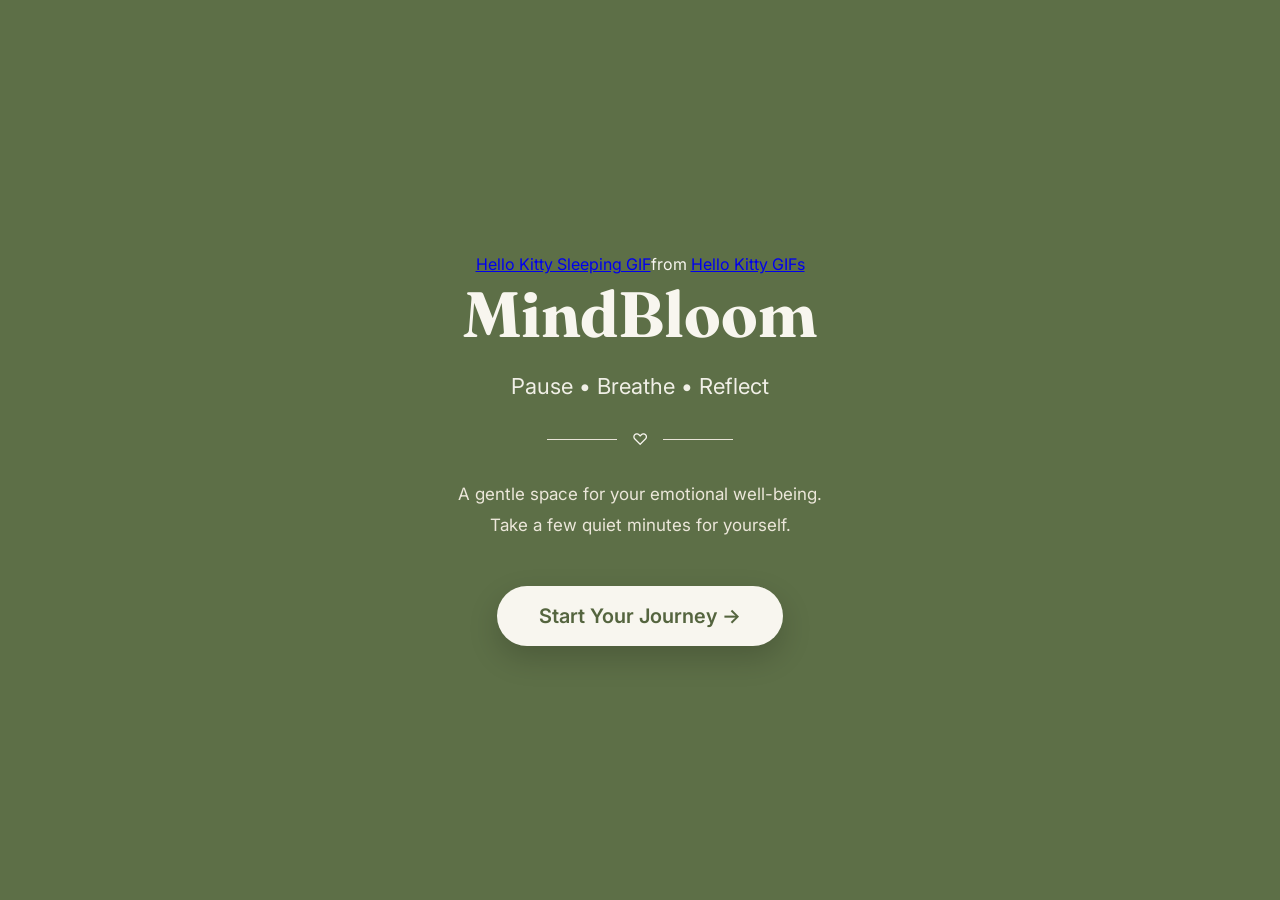
<file: index.html>
<!DOCTYPE html>
<html lang="en">

<head>
    <meta charset="UTF-8">
    <meta name="viewport" content="width=device-width, initial-scale=1.0">
    <title>MindBloom</title>

    <link
        href="https://fonts.googleapis.com/css2?family=Fraunces:wght@400;600&family=Inter:wght@300;400;500;600&display=swap"
        rel="stylesheet">

    <link rel="stylesheet" href="style.css">
</head>

<body>

    <div class="container">

        <div class="tenor-gif-embed" data-postid="15932125" data-share-method="host" data-aspect-ratio="1.73913"
            data-width="100%"><a href="https://tenor.com/view/hello-kitty-sleeping-peaceful-resting-gif-15932125">Hello
                Kitty
                Sleeping GIF</a>from <a href="https://tenor.com/search/hello+kitty-gifs">Hello Kitty GIFs</a></div>
        <script type="text/javascript" async src="https://tenor.com/embed.js"></script>

        <h1>MindBloom</h1>

        <p class="tagline">
            Pause • Breathe • Reflect
        </p>

        <div class="line">
            <span></span>
            ♡
            <span></span>
        </div>

        <p class="desc">
            A gentle space for your emotional well-being.
            <br>
            Take a few quiet minutes for yourself.
        </p>

        <a href="userinfo.html" class="btn">
            Start Your Journey →
        </a>
        <script src="script.js"></script>
    </div>

</body>

</html>
</file>
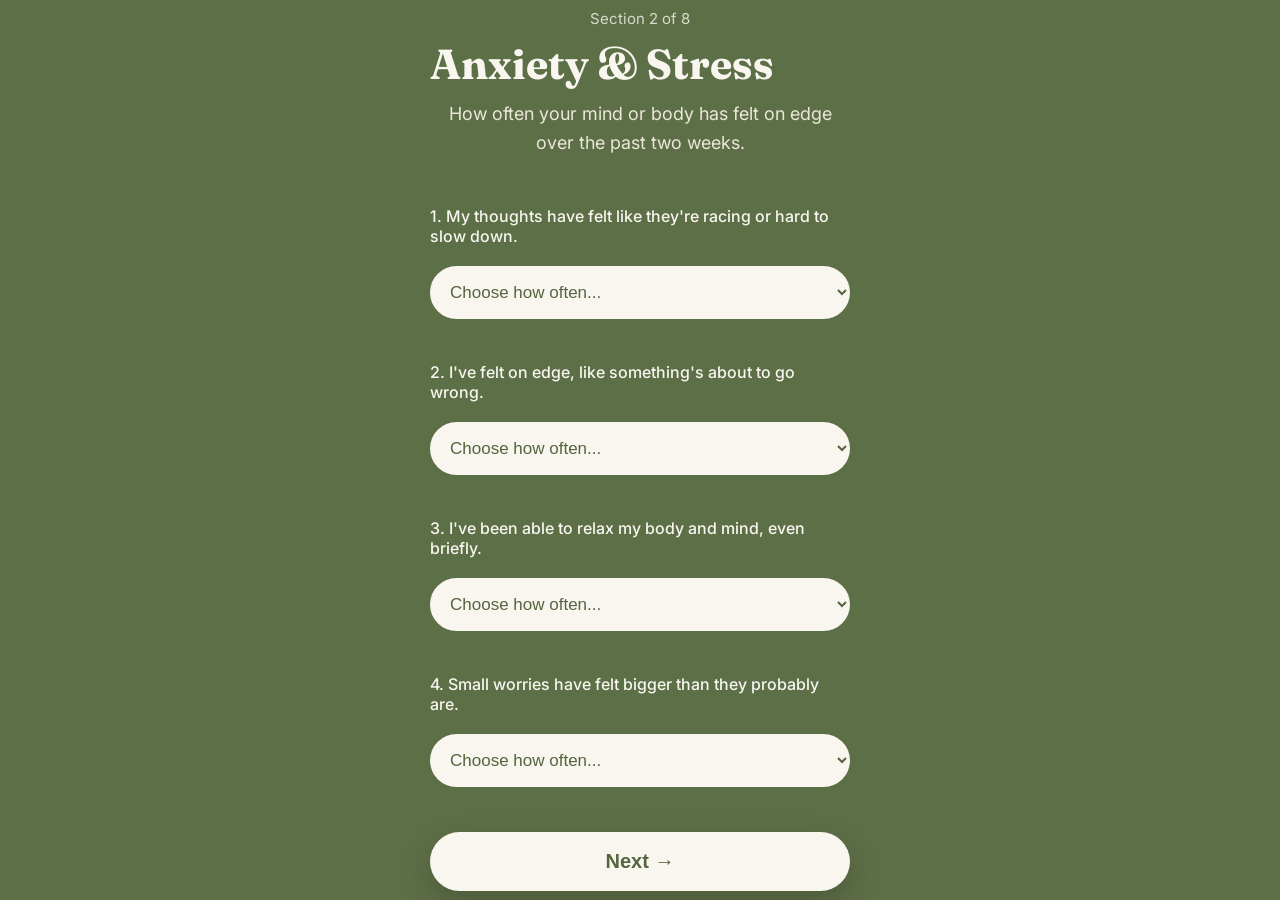
<file: anxiety.html>
<!DOCTYPE html>
<html lang="en">

<head>
    <meta charset="UTF-8">
    <meta name="viewport" content="width=device-width, initial-scale=1.0">
    <title>MindBloom | Anxiety & Stress</title>

    <link
        href="https://fonts.googleapis.com/css2?family=Fraunces:wght@500;600&family=Inter:wght@400;500;600&display=swap"
        rel="stylesheet">

    <link rel="stylesheet" href="style.css">
</head>

<body>

    <div class="form-container">

        <p class="section">Section 2 of 8</p>

        <h1>Anxiety & Stress</h1>

        <p class="subtitle">
            How often your mind or body has felt on edge over the past two weeks.
        </p>

        <form onsubmit="event.preventDefault(); saveAnswers('anxiety','relation.html');">

            <label>1. My thoughts have felt like they're racing or hard to slow down.</label>
            <select required>
                <option value="">Choose how often...</option>
                <option value="4">Never</option>
                <option value="3">Rarely</option>
                <option value="2">Sometimes</option>
                <option value="1">Often</option>
                <option value="0">Always</option>
            </select>

            <label>2. I've felt on edge, like something's about to go wrong.</label>
            <select required>
                <option value="">Choose how often...</option>
                <option value="4">Never</option>
                <option value="3">Rarely</option>
                <option value="2">Sometimes</option>
                <option value="1">Often</option>
                <option value="0">Always</option>
            </select>

            <label>3. I've been able to relax my body and mind, even briefly.</label>
            <select required>
                <option value="">Choose how often...</option>
                <option value="0">Never</option>
                <option value="1">Rarely</option>
                <option value="2">Sometimes</option>
                <option value="3">Often</option>
                <option value="4">Always</option>
            </select>

            <label>4. Small worries have felt bigger than they probably are.</label>
            <select required>
                <option value="">Choose how often...</option>
                <option value="4">Never</option>
                <option value="3">Rarely</option>
                <option value="2">Sometimes</option>
                <option value="1">Often</option>
                <option value="0">Always</option>
            </select>

            <button type="submit" class="btn">
                Next →
            </button>

        </form>
        <script src="script.js"></script>

    </div>

</body>

</html>
</file>
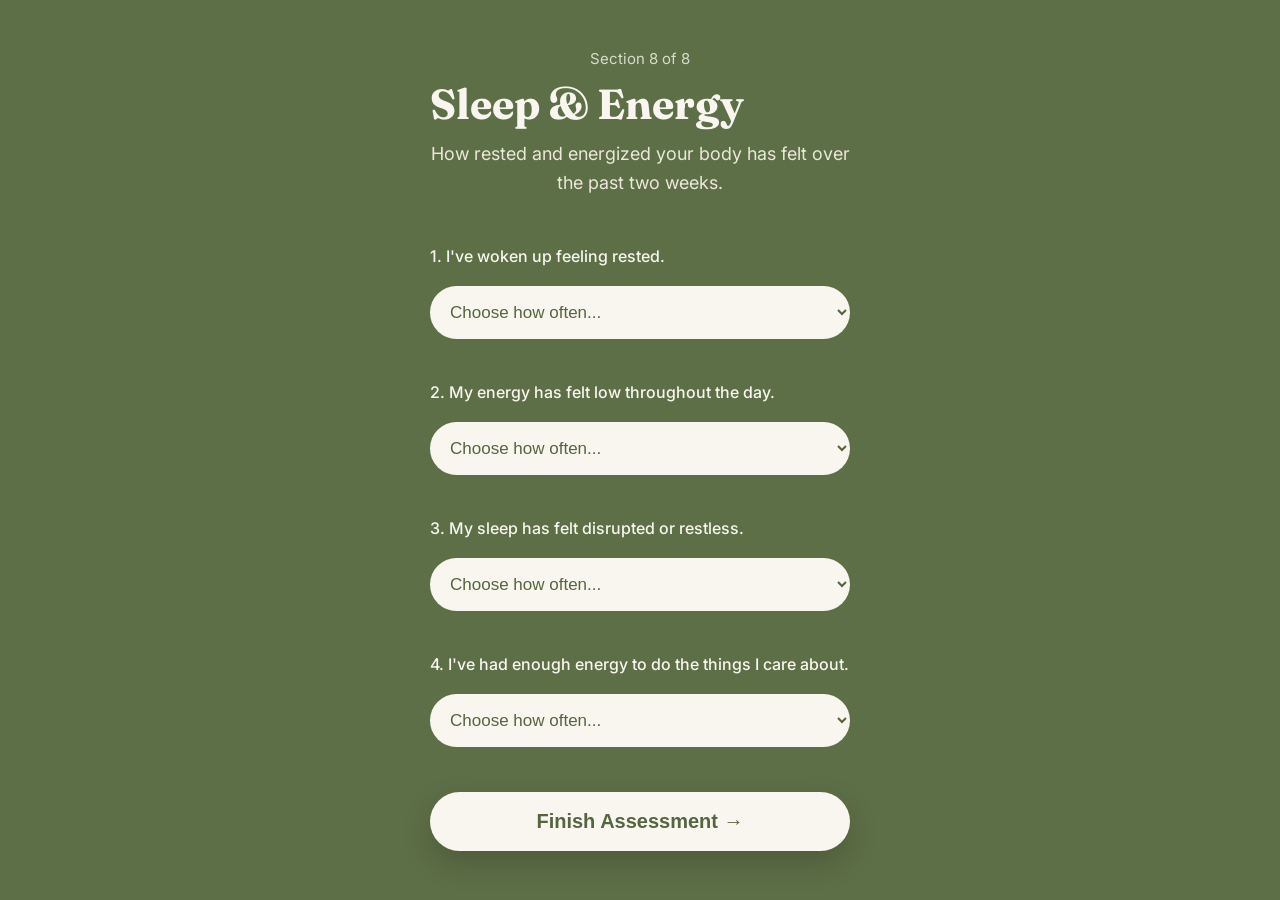
<file: energy.html>
<!DOCTYPE html>
<html lang="en">

<head>
    <meta charset="UTF-8">
    <meta name="viewport" content="width=device-width, initial-scale=1.0">
    <title>MindBloom | Sleep & Energy</title>
    <link
        href="https://fonts.googleapis.com/css2?family=Fraunces:wght@500;600&family=Inter:wght@400;500;600&display=swap"
        rel="stylesheet">
    <link rel="stylesheet" href="style.css">
</head>

<body>
    <div class="form-container">
        <p class="section">Section 8 of 8</p>
        <h1>Sleep & Energy</h1>
        <p class="subtitle">How rested and energized your body has felt over the past two weeks.</p>

        <form onsubmit="event.preventDefault(); finishAssessment();">

            <label>1. I've woken up feeling rested.</label>
            <select required>
                <option value="">Choose how often...</option>
                <option value="0">Never</option>
                <option value="1">Rarely</option>
                <option value="2">Sometimes</option>
                <option value="3">Often</option>
                <option value="4">Always</option>
            </select>

            <label>2. My energy has felt low throughout the day.</label>
            <select required>
                <option value="">Choose how often...</option>
                <option value="4">Never</option>
                <option value="3">Rarely</option>
                <option value="2">Sometimes</option>
                <option value="1">Often</option>
                <option value="0">Always</option>
            </select>

            <label>3. My sleep has felt disrupted or restless.</label>
            <select required>
                <option value="">Choose how often...</option>
                <option value="4">Never</option>
                <option value="3">Rarely</option>
                <option value="2">Sometimes</option>
                <option value="1">Often</option>
                <option value="0">Always</option>
            </select>

            <label>4. I've had enough energy to do the things I care about.</label>
            <select required>
                <option value="">Choose how often...</option>
                <option value="0">Never</option>
                <option value="1">Rarely</option>
                <option value="2">Sometimes</option>
                <option value="3">Often</option>
                <option value="4">Always</option>
            </select>

            <button type="submit" class="btn">Finish Assessment →</button>
        </form>

        <script src="script.js"></script>
    </div>
</body>

</html>
</file>
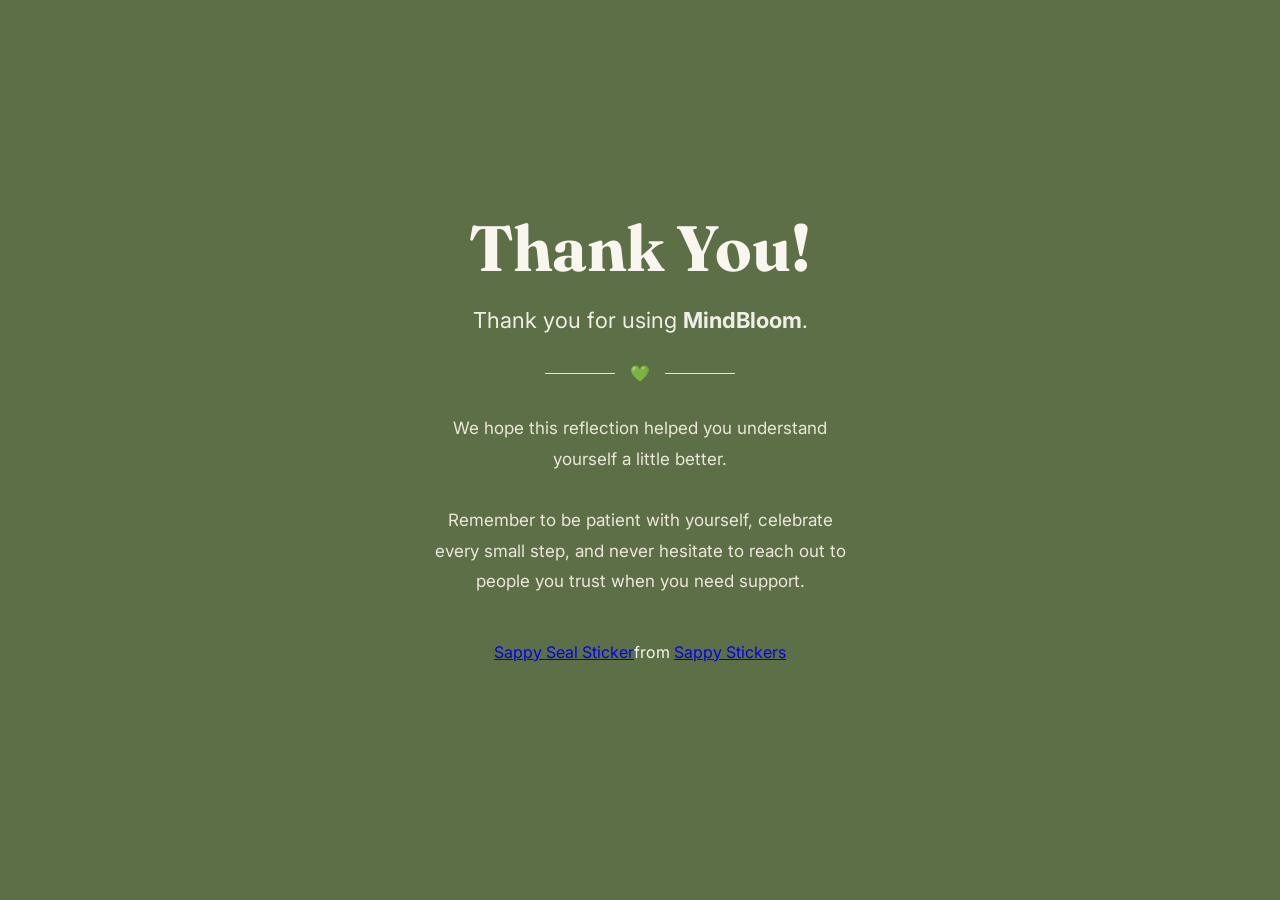
<file: goodbye.html>
<!DOCTYPE html>
<html lang="en">

<head>
    <meta charset="UTF-8">
    <meta name="viewport" content="width=device-width, initial-scale=1.0">

    <title>MindBloom | Goodbye</title>

    <link
        href="https://fonts.googleapis.com/css2?family=Fraunces:wght@500;600&family=Inter:wght@400;500;600&display=swap"
        rel="stylesheet">

    <link rel="stylesheet" href="style.css">

</head>

<body>

    <div class="container">

        <h1>Thank You!</h1>

        <p class="tagline">
            Thank you for using <strong>MindBloom</strong>.
        </p>

        <div class="line">
            <span></span>
            💚
            <span></span>
        </div>

        <p class="desc">
            We hope this reflection helped you understand yourself a little better.
            <br><br>
            Remember to be patient with yourself, celebrate every small step,
            and never hesitate to reach out to people you trust when you need support.
        </p>
        <div class="tenor-gif-embed" data-postid="10161034318555670900" data-share-method="host" data-aspect-ratio="1"
            data-width="60%"><a
                href="https://tenor.com/view/sappy-seal-seals-cute-adorable-gif-10161034318555670900">Sappy
                Seal Sticker</a>from <a href="https://tenor.com/search/sappy-stickers">Sappy Stickers</a></div>
        <script type="text/javascript" async src="https://tenor.com/embed.js"></script>

        <div class="line">
</file>
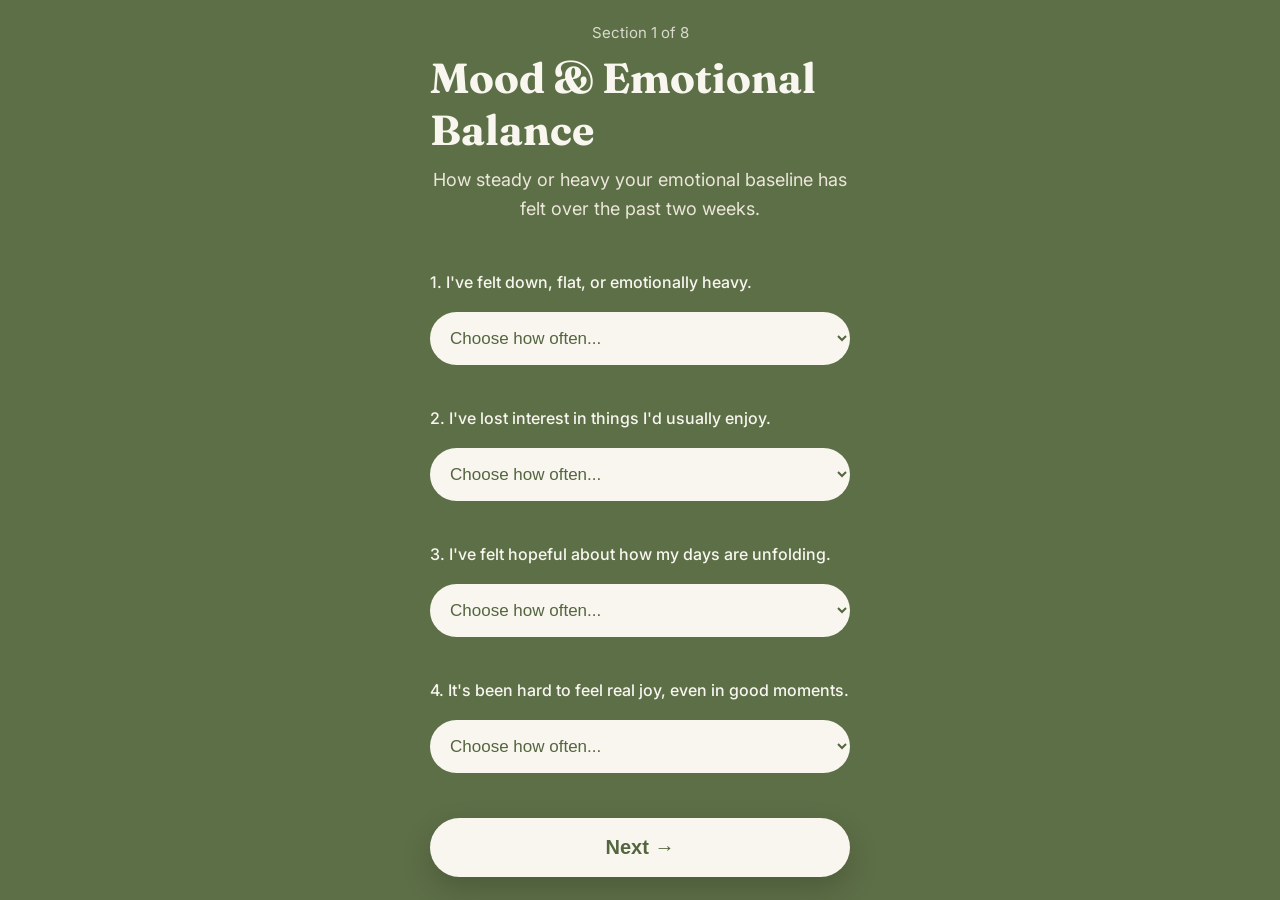
<file: mood.html>
<!DOCTYPE html>
<html lang="en">

<head>
    <meta charset="UTF-8">
    <meta name="viewport" content="width=device-width, initial-scale=1.0">
    <title>MindBloom | Mood & Emotional Balance</title>

    <link
        href="https://fonts.googleapis.com/css2?family=Fraunces:wght@500;600&family=Inter:wght@400;500;600&display=swap"
        rel="stylesheet">

    <link rel="stylesheet" href="style.css">
</head>

<body>

    <div class="form-container">

        <p class="section">Section 1 of 8</p>

        <h1>Mood & Emotional Balance</h1>

        <p class="subtitle">
            How steady or heavy your emotional baseline has felt over the past two weeks.
        </p>

        <form onsubmit="event.preventDefault(); saveAnswers('mood','anxiety.html');">

            <label>1. I've felt down, flat, or emotionally heavy.</label>
            <select required>
                <option value="">Choose how often...</option>
                <option value="4">Never</option>
                <option value="3">Rarely</option>
                <option value="2">Sometimes</option>
                <option value="1">Often</option>
                <option value="0">Always</option>
            </select>

            <label>2. I've lost interest in things I'd usually enjoy.</label>
            <select required>
                <option value="">Choose how often...</option>
                <option value="4">Never</option>
                <option value="3">Rarely</option>
                <option value="2">Sometimes</option>
                <option value="1">Often</option>
                <option value="0">Always</option>
            </select>

            <label>3. I've felt hopeful about how my days are unfolding.</label>
            <select required>
                <option value="">Choose how often...</option>
                <option value="0">Never</option>
                <option value="1">Rarely</option>
                <option value="2">Sometimes</option>
                <option value="3">Often</option>
                <option value="4">Always</option>
            </select>

            <label>4. It's been hard to feel real joy, even in good moments.</label>
            <select required>
                <option value="">Choose how often...</option>
                <option value="4">Never</option>
                <option value="3">Rarely</option>
                <option value="2">Sometimes</option>
                <option value="1">Often</option>
                <option value="0">Always</option>
            </select>

            <button type="submit" class="btn">
                Next →
            </button>

        </form>
        <script src="script.js"></script>

    </div>

</body>

</html>
</file>
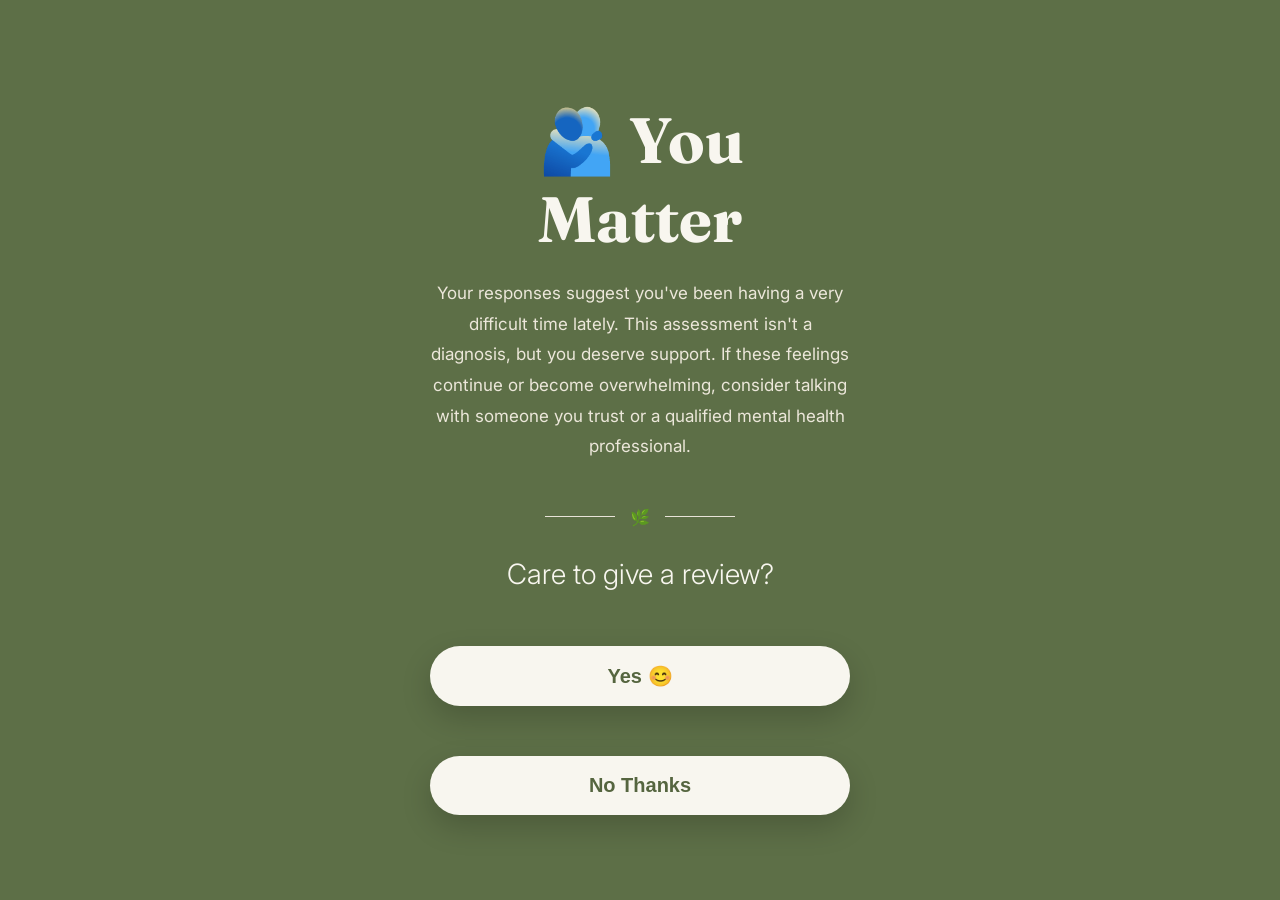
<file: motivation.html>
<!DOCTYPE html>
<html lang="en">

<head>
    <meta charset="UTF-8">
    <meta name="viewport" content="width=device-width, initial-scale=1.0">
    <title>MindBloom | Motivation</title>

    <link
        href="https://fonts.googleapis.com/css2?family=Fraunces:wght@500;600&family=Inter:wght@400;500;600&display=swap"
        rel="stylesheet">
    <link rel="stylesheet" href="style.css">
</head>

<body>

    <div class="container">

        <!-- Container where the Tenor GIF sticker will load -->
        <div id="gif-container"></div>

        <h1 id="title">You're Amazing!</h1>

        <p class="desc" id="motivation">
            Keep taking care of yourself.
        </p>

        <div class="line">
            <span></span>
            🌿
            <span></span>
        </div>

        <h3>Care to give a review?</h3>

        <div class="choice-buttons">
            <button class="btn" onclick="review()">
                Yes 😊
            </button>

            <button class="btn" onclick="bye()">
                No Thanks
            </button>
        </div>

    </div>

    <script>
        let score = Number(localStorage.getItem("score"));


        if (score >= 80) {
            title.innerHTML = "🌸 Keep Shining!";
            motivation.innerHTML = "Your responses suggest you're feeling emotionally balanced in many areas. Celebrate your progress and continue making time for the habits that help you feel your best.";
            gifHtml = `<div class="tenor-gif-embed" data-postid="11251557197302805164" data-share-method="host" data-aspect-ratio="1.76596" data-width="80%"><a href="https://tenor.com/view/anya-forger-jumpscare-spy-x-family-oomfie-jump-gif-11251557197302805164">Anya Forger Jumpscare GIF</a></div>`;
        }
        else if (score >= 60) {
            title.innerHTML = "🌼 You're Doing Well";
            motivation.innerHTML = "You're handling life well overall. Remember that even small moments of rest, gratitude, and self-care can make a big difference.";
            gifHtml = `<div class="tenor-gif-embed" data-postid="13981054169997818052" data-share-method="host" data-aspect-ratio="1.76596" data-width="80%"><a href="https://tenor.com/view/anya-anya-forger-spy-x-family-cute-anime-girl-cute-gif-13981054169997818052">Anya Forger GIF</a></div>`;
        }
        else if (score >= 50) {
            title.innerHTML = "🌱 Keep Growing";
            motivation.innerHTML = "You've been facing a few challenges recently. Take one day at a time, celebrate small wins, and remember that every step forward counts.";
            gifHtml = `<div class="tenor-gif-embed" data-postid="12628696387611324633" data-share-method="host" data-aspect-ratio="1.77857" data-width="80%"><a href="https://tenor.com/view/kirakira-gif-12628696387611324633">Kirakira GIF</a></div>`;
        }
        else if (score >= 30) {
            title.innerHTML = "💚 Be Kind to Yourself";
            motivation.innerHTML = "Life may feel heavy right now, and that's okay. Give yourself permission to rest, talk with someone you trust, and remember that you don't have to carry everything alone.";
            gifHtml = `<div class="tenor-gif-embed" data-postid="10100883068728050025" data-share-method="host" data-aspect-ratio="1.76596" data-width="80%"><a href="https://tenor.com/view/spy-family-spy-x-family-anya-forger-tears-overwhelmed-gif-10100883068728050025">Spy Family GIF</a></div>`;
        }
        else {
            title.innerHTML = "🫂 You Matter";
            motivation.innerHTML = "Your responses suggest you've been having a very difficult time lately. This assessment isn't a diagnosis, but you deserve support. If these feelings continue or become overwhelming, consider talking with someone you trust or a qualified mental health professional.";
            gifHtml = `<div class="tenor-gif-embed" data-postid="9806220325640148577" data-share-method="host" data-aspect-ratio="1.23881" data-width="80%"><a href="https://tenor.com/view/10-%C4%91i%E1%BB%83m-gif-9806220325640148577">10 điểm GIF</a></div>`;
        }

        // 1. Inject the selected GIF HTML into the page
        gifContainer.innerHTML = gifHtml;

        // 2. Load Tenor's script dynamically so it converts the container into an active embed
        const tenorScript = document.createElement("script");
        tenorScript.type = "text/javascript";
        tenorScript.async = true;
        tenorScript.src = "https://tenor.com/embed.js";
        document.body.appendChild(tenorScript);

        function review() {
            window.location.href = "review.html";
        }

        function bye() {
            window.location.href = "goodbye.html";
        }

    </script>

</body>

</html>
</file>
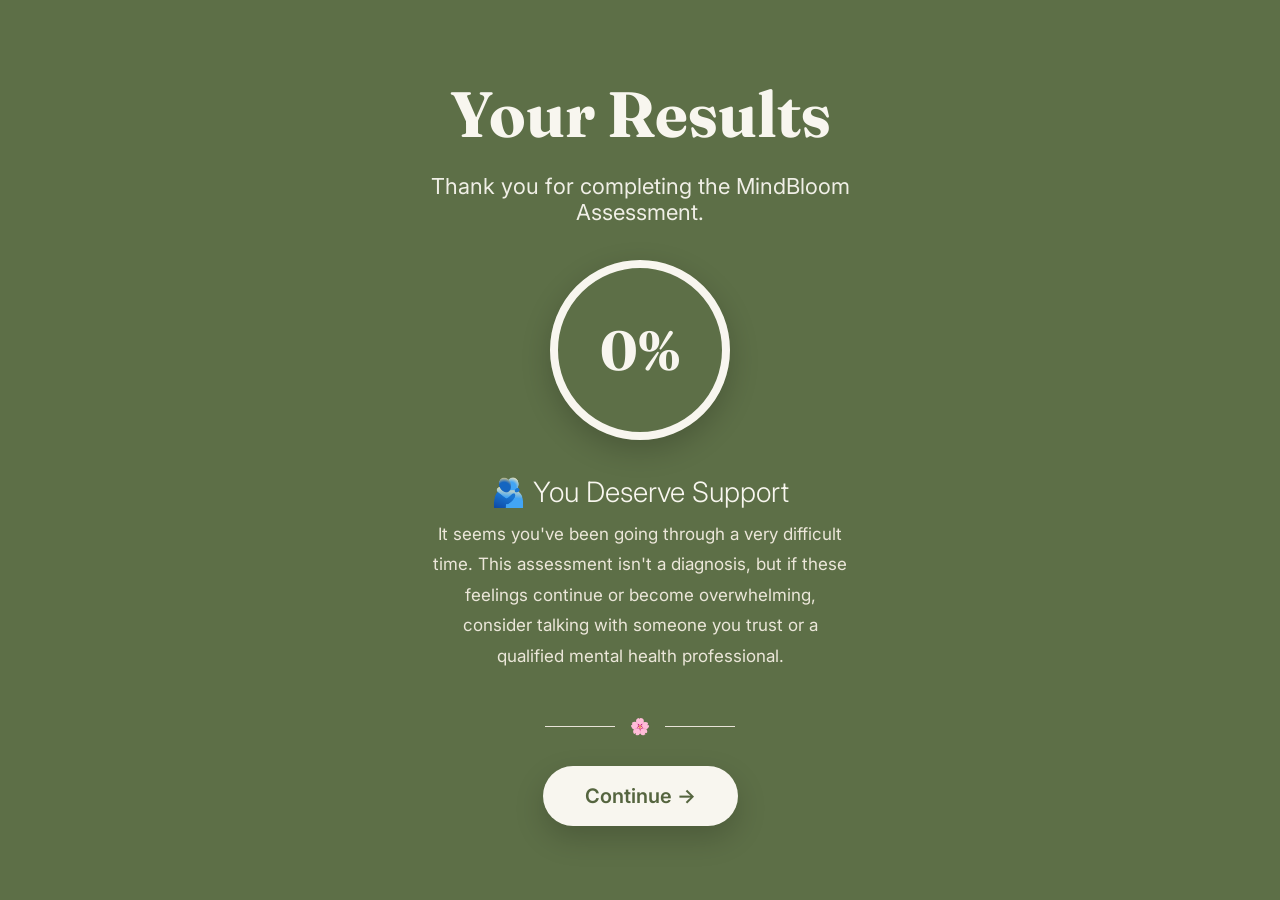
<file: overall.html>
<!DOCTYPE html>
<html lang="en">

<head>
    <meta charset="UTF-8">
    <meta name="viewport" content="width=device-width, initial-scale=1.0">
    <title>MindBloom | Overall Result</title>

    <link
        href="https://fonts.googleapis.com/css2?family=Fraunces:wght@500;600&family=Inter:wght@400;500;600&display=swap"
        rel="stylesheet">
    <link rel="stylesheet" href="style.css">
</head>

<body>

    <div class="container">

        <h1>Your Results</h1>

        <p class="tagline">
            Thank you for completing the MindBloom Assessment.
        </p>

        <div class="score-box">
            <h2 id="score">78%</h2>
        </div>

        <h3 id="status">😊 You're Doing Well</h3>

        <p class="desc" id="message">
            Your responses suggest you're doing well overall.
            Some areas may need a little more attention, but remember that
            progress comes one small step at a time.
        </p>

        <div class="line">
            <span></span>
            🌸
            <span></span>
        </div>

        <a href="motivation.html" class="btn">
            Continue →
        </a>

    </div>
    <script>

        let score = Number(localStorage.getItem("score"));

        document.getElementById("score").innerHTML = score + "%";

        if (score >= 80) {

            document.getElementById("status").innerHTML = "🌸 Flourishing";

            document.getElementById("message").innerHTML =
                "Your emotional well-being looks strong. Keep taking care of yourself and continue the healthy habits that help you feel balanced.";

        }
        else if (score >= 60) {

            document.getElementById("status").innerHTML = "🌼 Doing Well";

            document.getElementById("message").innerHTML =
                "You're managing many parts of life well. A little extra care in a few areas can help you feel even better.";

        }
        else if (score >= 50) {

            document.getElementById("status").innerHTML = "🌱 Needs More Care";

            document.getElementById("message").innerHTML =
                "Life has been a little challenging lately. Be patient with yourself, celebrate small victories, and keep moving forward.";

        }
        else if (score >= 30) {

            document.getElementById("status").innerHTML = "💚 Going Through a Difficult Time";

            document.getElementById("message").innerHTML =
                "Your responses suggest you've been carrying quite a lot recently. Try to rest, talk to someone you trust, and remember that support is available.";

        }
        else {

            document.getElementById("status").innerHTML = "🫂 You Deserve Support";

            document.getElementById("message").innerHTML =
                "It seems you've been going through a very difficult time. This assessment isn't a diagnosis, but if these feelings continue or become overwhelming, consider talking with someone you trust or a qualified mental health professional.";

        }

    </script>
</file>
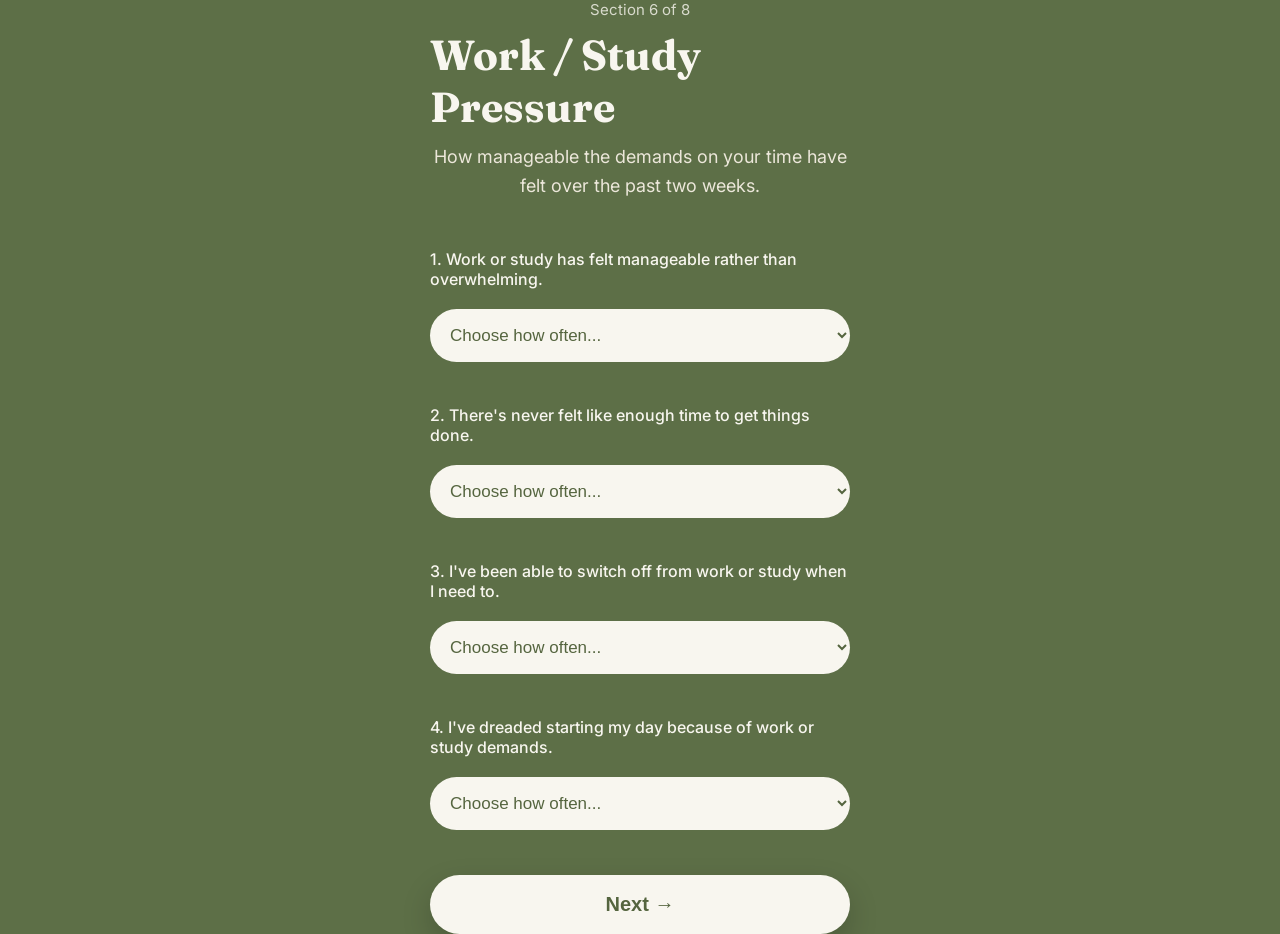
<file: pressure.html>
<!DOCTYPE html>
<html lang="en">

<head>
    <meta charset="UTF-8">
    <meta name="viewport" content="width=device-width, initial-scale=1.0">
    <title>MindBloom | Work / Study Pressure</title>

    <link
        href="https://fonts.googleapis.com/css2?family=Fraunces:wght@500;600&family=Inter:wght@400;500;600&display=swap"
        rel="stylesheet">

    <link rel="stylesheet" href="style.css">
</head>

<body>

    <div class="form-container">

        <p class="section">Section 6 of 8</p>

        <h1>Work / Study Pressure</h1>

        <p class="subtitle">
            How manageable the demands on your time have felt over the past two weeks.
        </p>

        <form onsubmit="event.preventDefault(); saveAnswers('pressure','resilience.html');">

            <label>1. Work or study has felt manageable rather than overwhelming.</label>
            <select required>
                <option value="">Choose how often...</option>
                <option value="0">Never</option>
                <option value="1">Rarely</option>
                <option value="2">Sometimes</option>
                <option value="3">Often</option>
                <option value="4">Always</option>
            </select>

            <label>2. There's never felt like enough time to get things done.</label>
            <select required>
                <option value="">Choose how often...</option>
                <option value="4">Never</option>
                <option value="3">Rarely</option>
                <option value="2">Sometimes</option>
                <option value="1">Often</option>
                <option value="0">Always</option>
            </select>

            <label>3. I've been able to switch off from work or study when I need to.</label>
            <select required>
                <option value="">Choose how often...</option>
                <option value="0">Never</option>
                <option value="1">Rarely</option>
                <option value="2">Sometimes</option>
                <option value="3">Often</option>
                <option value="4">Always</option>
            </select>

            <label>4. I've dreaded starting my day because of work or study demands.</label>
            <select required>
                <option value="">Choose how often...</option>
                <option value="4">Never</option>
                <option value="3">Rarely</option>
                <option value="2">Sometimes</option>
                <option value="1">Often</option>
                <option value="0">Always</option>
            </select>

            <button type="submit" class="btn">
                Next →
            </button>

        </form>
        <script src="script.js"></script>

    </div>

</body>

</html>
</file>
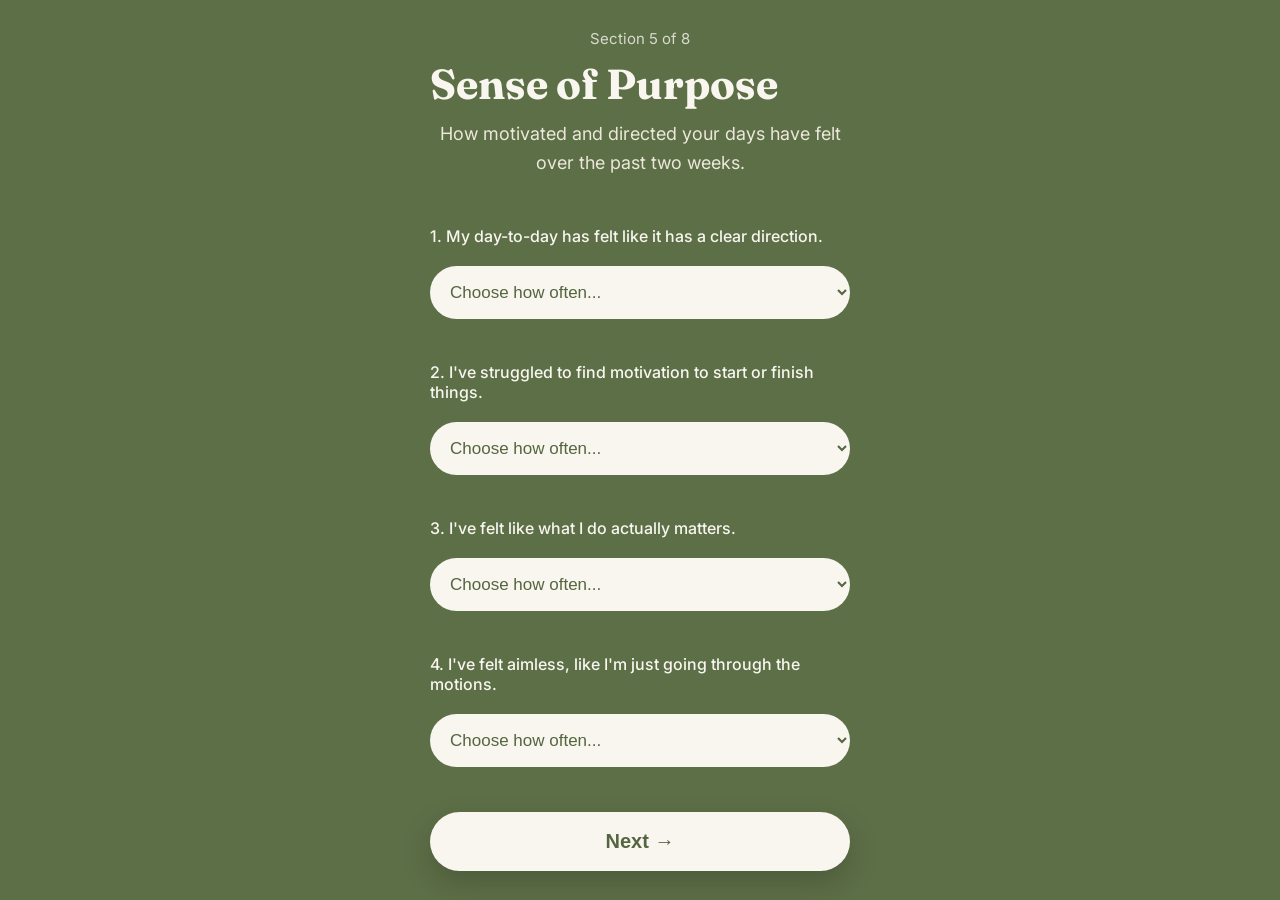
<file: purpose.html>
<!DOCTYPE html>
<html lang="en">

<head>
    <meta charset="UTF-8">
    <meta name="viewport" content="width=device-width, initial-scale=1.0">
    <title>MindBloom | Sense of Purpose</title>

    <link
        href="https://fonts.googleapis.com/css2?family=Fraunces:wght@500;600&family=Inter:wght@400;500;600&display=swap"
        rel="stylesheet">

    <link rel="stylesheet" href="style.css">
</head>

<body>

    <div class="form-container">

        <p class="section">Section 5 of 8</p>

        <h1>Sense of Purpose</h1>

        <p class="subtitle">
            How motivated and directed your days have felt over the past two weeks.
        </p>

        <form onsubmit="event.preventDefault(); saveAnswers('purpose','pressure.html');">

            <label>1. My day-to-day has felt like it has a clear direction.</label>
            <select required>
                <option value="">Choose how often...</option>
                <option value="0">Never</option>
                <option value="1">Rarely</option>
                <option value="2">Sometimes</option>
                <option value="3">Often</option>
                <option value="4">Always</option>
            </select>

            <label>2. I've struggled to find motivation to start or finish things.</label>
            <select required>
                <option value="">Choose how often...</option>
                <option value="4">Never</option>
                <option value="3">Rarely</option>
                <option value="2">Sometimes</option>
                <option value="1">Often</option>
                <option value="0">Always</option>
            </select>

            <label>3. I've felt like what I do actually matters.</label>
            <select required>
                <option value="">Choose how often...</option>
                <option value="0">Never</option>
                <option value="1">Rarely</option>
                <option value="2">Sometimes</option>
                <option value="3">Often</option>
                <option value="4">Always</option>
            </select>

            <label>4. I've felt aimless, like I'm just going through the motions.</label>
            <select required>
                <option value="">Choose how often...</option>
                <option value="4">Never</option>
                <option value="3">Rarely</option>
                <option value="2">Sometimes</option>
                <option value="1">Often</option>
                <option value="0">Always</option>
            </select>

            <button type="submit" class="btn">
                Next →
            </button>

        </form>
        <script src="script.js"></script>

    </div>

</body>

</html>
</file>
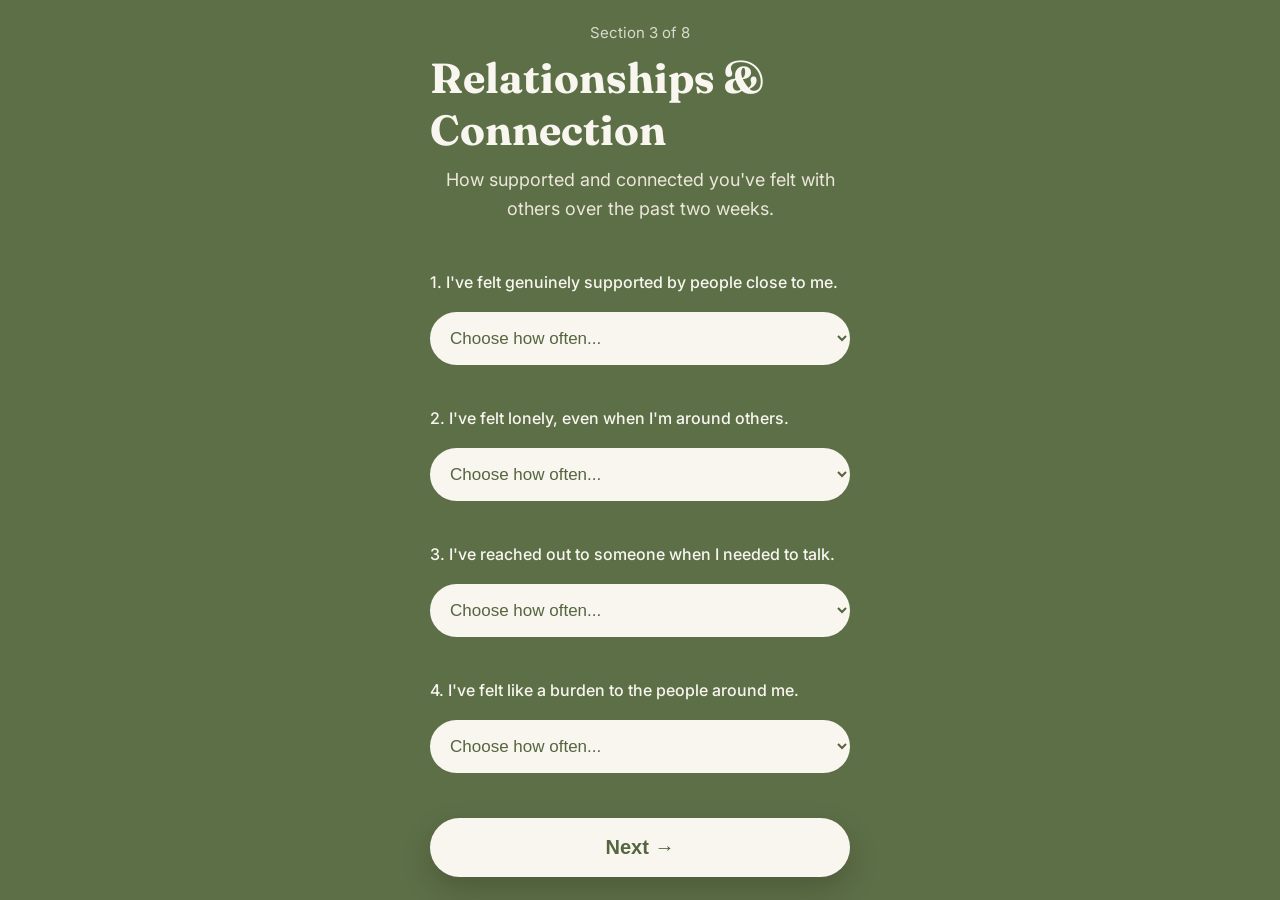
<file: relation.html>
<!DOCTYPE html>
<html lang="en">

<head>
    <meta charset="UTF-8">
    <meta name="viewport" content="width=device-width, initial-scale=1.0">
    <title>MindBloom | Relationships & Connection</title>
    <link
        href="https://fonts.googleapis.com/css2?family=Fraunces:wght@500;600&family=Inter:wght@400;500;600&display=swap"
        rel="stylesheet">
    <link rel="stylesheet" href="style.css">
</head>

<body>
    <div class="form-container">
        <p class="section">Section 3 of 8</p>
        <h1>Relationships & Connection</h1>
        <p class="subtitle">
            How supported and connected you've felt with others over the past two weeks.
        </p>

        <form onsubmit="event.preventDefault(); saveAnswers('relation','selfesteem.html');">

            <label>1. I've felt genuinely supported by people close to me.</label>
            <select required>
                <option value="">Choose how often...</option>
                <option value="0">Never</option>
                <option value="1">Rarely</option>
                <option value="2">Sometimes</option>
                <option value="3">Often</option>
                <option value="4">Always</option>
            </select>

            <label>2. I've felt lonely, even when I'm around others.</label>
            <select required>
                <option value="">Choose how often...</option>
                <option value="4">Never</option>
                <option value="3">Rarely</option>
                <option value="2">Sometimes</option>
                <option value="1">Often</option>
                <option value="0">Always</option>
            </select>

            <label>3. I've reached out to someone when I needed to talk.</label>
            <select required>
                <option value="">Choose how often...</option>
                <option value="0">Never</option>
                <option value="1">Rarely</option>
                <option value="2">Sometimes</option>
                <option value="3">Often</option>
                <option value="4">Always</option>
            </select>

            <label>4. I've felt like a burden to the people around me.</label>
            <select required>
                <option value="">Choose how often...</option>
                <option value="4">Never</option>
                <option value="3">Rarely</option>
                <option value="2">Sometimes</option>
                <option value="1">Often</option>
                <option value="0">Always</option>
            </select>

            <button type="submit" class="btn">Next →</button>
        </form>

        <script src="script.js"></script>
    </div>
</body>

</html>
</file>
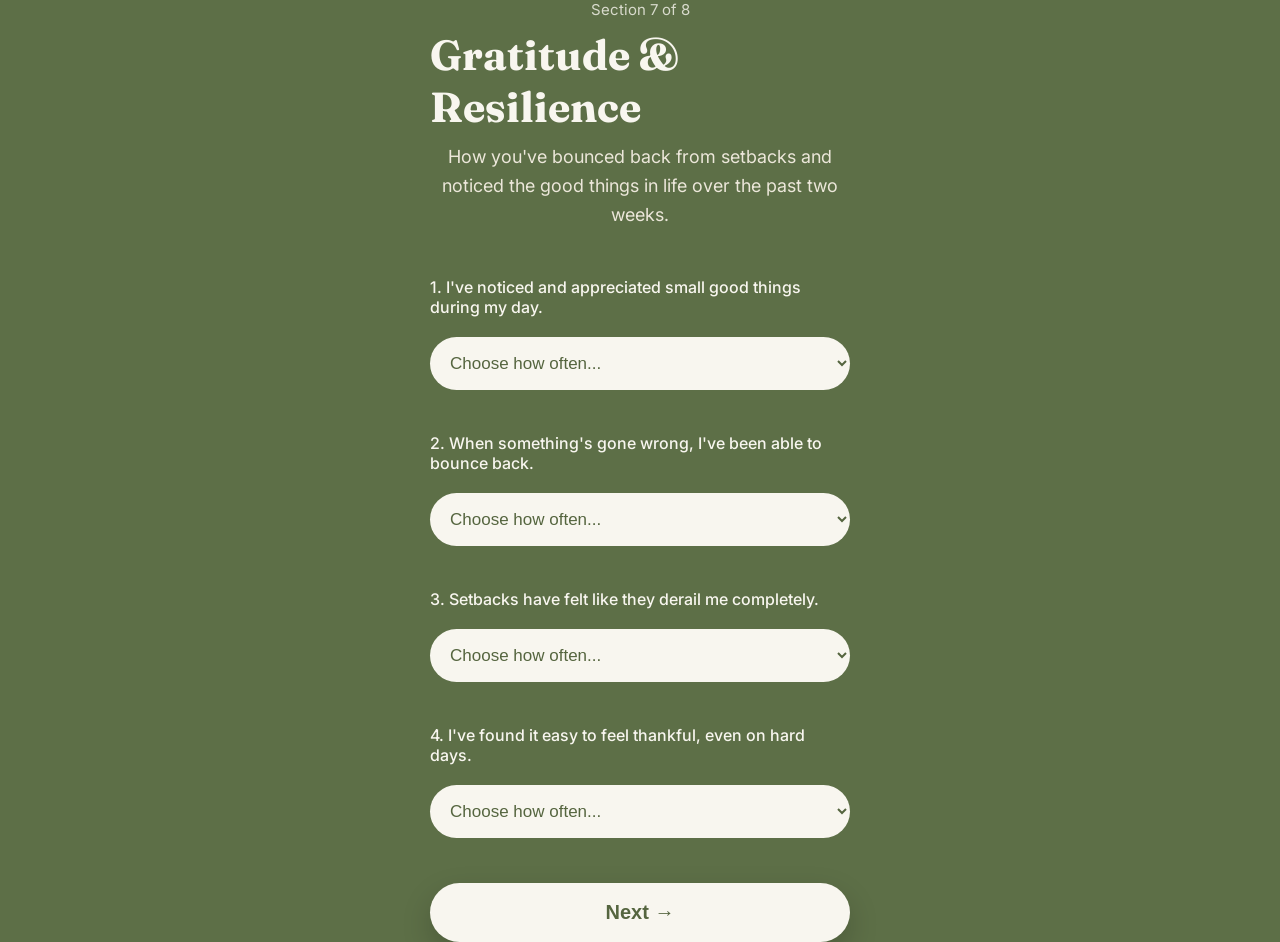
<file: resilience.html>
<!DOCTYPE html>
<html lang="en">

<head>
    <meta charset="UTF-8">
    <meta name="viewport" content="width=device-width, initial-scale=1.0">
    <title>MindBloom | Gratitude & Resilience</title>

    <link
        href="https://fonts.googleapis.com/css2?family=Fraunces:wght@500;600&family=Inter:wght@400;500;600&display=swap"
        rel="stylesheet">

    <link rel="stylesheet" href="style.css">
</head>

<body>

    <div class="form-container">

        <p class="section">Section 7 of 8</p>

        <h1>Gratitude & Resilience</h1>

        <p class="subtitle">
            How you've bounced back from setbacks and noticed the good things in life over the past two weeks.
        </p>

        <form onsubmit="event.preventDefault(); saveAnswers('resilience','energy.html');">

            <label>1. I've noticed and appreciated small good things during my day.</label>
            <select required>
                <option value="">Choose how often...</option>
                <option value="0">Never</option>
                <option value="1">Rarely</option>
                <option value="2">Sometimes</option>
                <option value="3">Often</option>
                <option value="4">Always</option>
            </select>

            <label>2. When something's gone wrong, I've been able to bounce back.</label>
            <select required>
                <option value="">Choose how often...</option>
                <option value="0">Never</option>
                <option value="1">Rarely</option>
                <option value="2">Sometimes</option>
                <option value="3">Often</option>
                <option value="4">Always</option>
            </select>

            <label>3. Setbacks have felt like they derail me completely.</label>
            <select required>
                <option value="">Choose how often...</option>
                <option value="4">Never</option>
                <option value="3">Rarely</option>
                <option value="2">Sometimes</option>
                <option value="1">Often</option>
                <option value="0">Always</option>
            </select>

            <label>4. I've found it easy to feel thankful, even on hard days.</label>
            <select required>
                <option value="">Choose how often...</option>
                <option value="0">Never</option>
                <option value="1">Rarely</option>
                <option value="2">Sometimes</option>
                <option value="3">Often</option>
                <option value="4">Always</option>
            </select>

            <button type="submit" class="btn">
                Next →
            </button>

        </form>
        <script src="script.js"></script>

    </div>

</body>

</html>
</file>
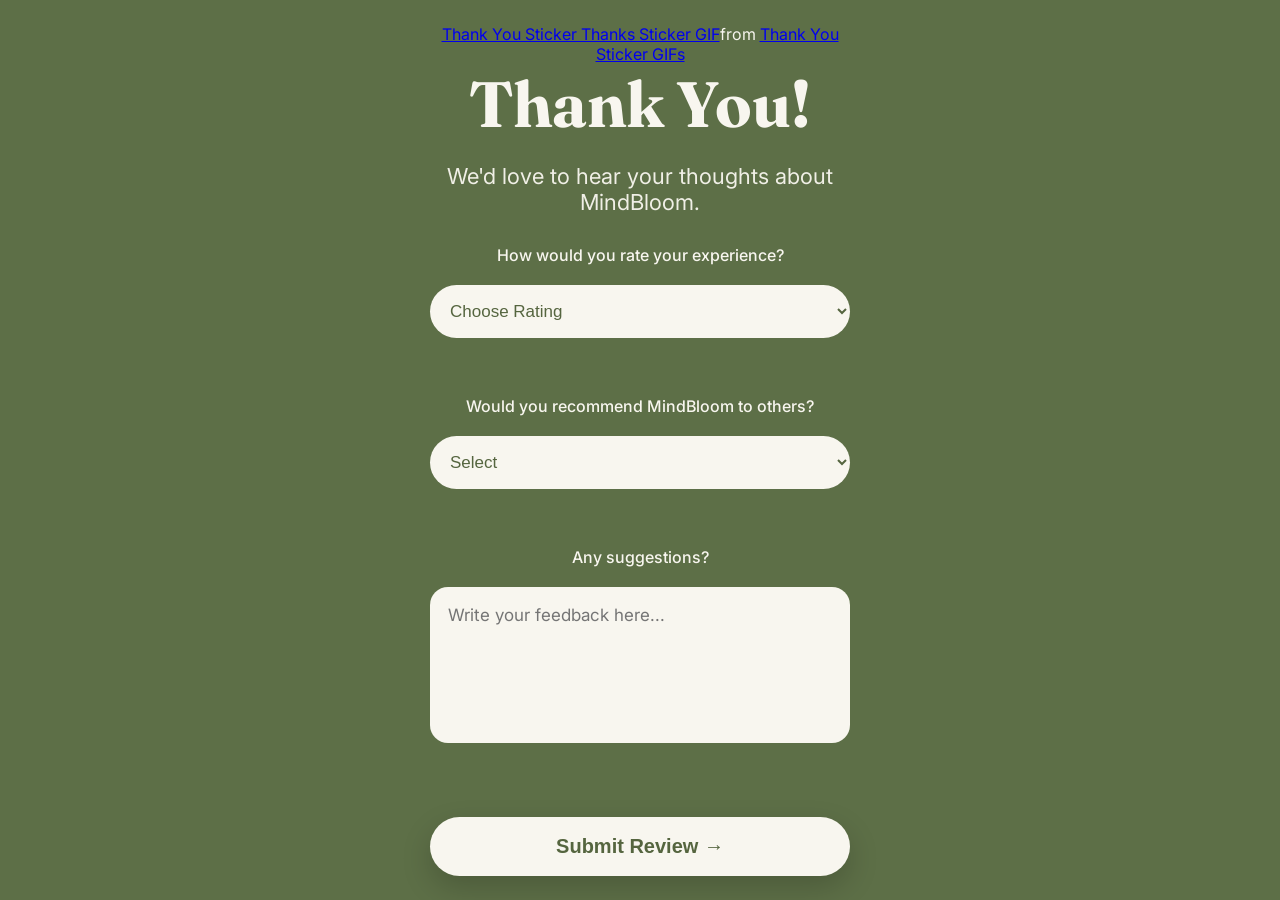
<file: review.html>
<!DOCTYPE html>
<html lang="en">

<head>
    <meta charset="UTF-8">
    <meta name="viewport" content="width=device-width, initial-scale=1.0">

    <title>MindBloom | Review</title>

    <link
        href="https://fonts.googleapis.com/css2?family=Fraunces:wght@500;600&family=Inter:wght@400;500;600&display=swap"
        rel="stylesheet">

    <link rel="stylesheet" href="style.css">

</head>

<body>

    <div class="container">

        <div class="tenor-gif-embed" data-postid="26476684" data-share-method="host" data-aspect-ratio="1.06667"
            data-width="80%"><a
                href="https://tenor.com/view/thank-you-sticker-thanks-sticker-line-sticker-rabbit-sticker-bunny-sticker-gif-26476684">Thank
                You Sticker Thanks Sticker GIF</a>from <a href="https://tenor.com/search/thank+you+sticker-gifs">Thank
                You
                Sticker GIFs</a></div>
        <script type="text/javascript" async src="https://tenor.com/embed.js"></script>
        <h1>Thank You!</h1>

        <p class="tagline">
            We'd love to hear your thoughts about MindBloom.
        </p>

        <form action="goodbye.html">

            <label>How would you rate your experience?</label>

            <select required>

                <option value="">Choose Rating</option>

                <option>⭐⭐⭐⭐⭐ Excellent</option>

                <option>⭐⭐⭐⭐ Very Good</option>

                <option>⭐⭐⭐ Good</option>

                <option>⭐⭐ Fair</option>

                <option>⭐ Poor</option>

            </select>

            <br><br>

            <label>Would you recommend MindBloom to others?</label>

            <select required>

                <option value="">Select</option>

                <option>Definitely</option>

                <option>Maybe</option>

                <option>Not Really</option>

            </select>

            <br><br>

            <label>Any suggestions?</label>

            <textarea rows="6" placeholder="Write your feedback here..."></textarea>

            <br><br>

            <button class="btn">
                Submit Review →
            </button>

        </form>

    </div>

</body>

</html>
</file>
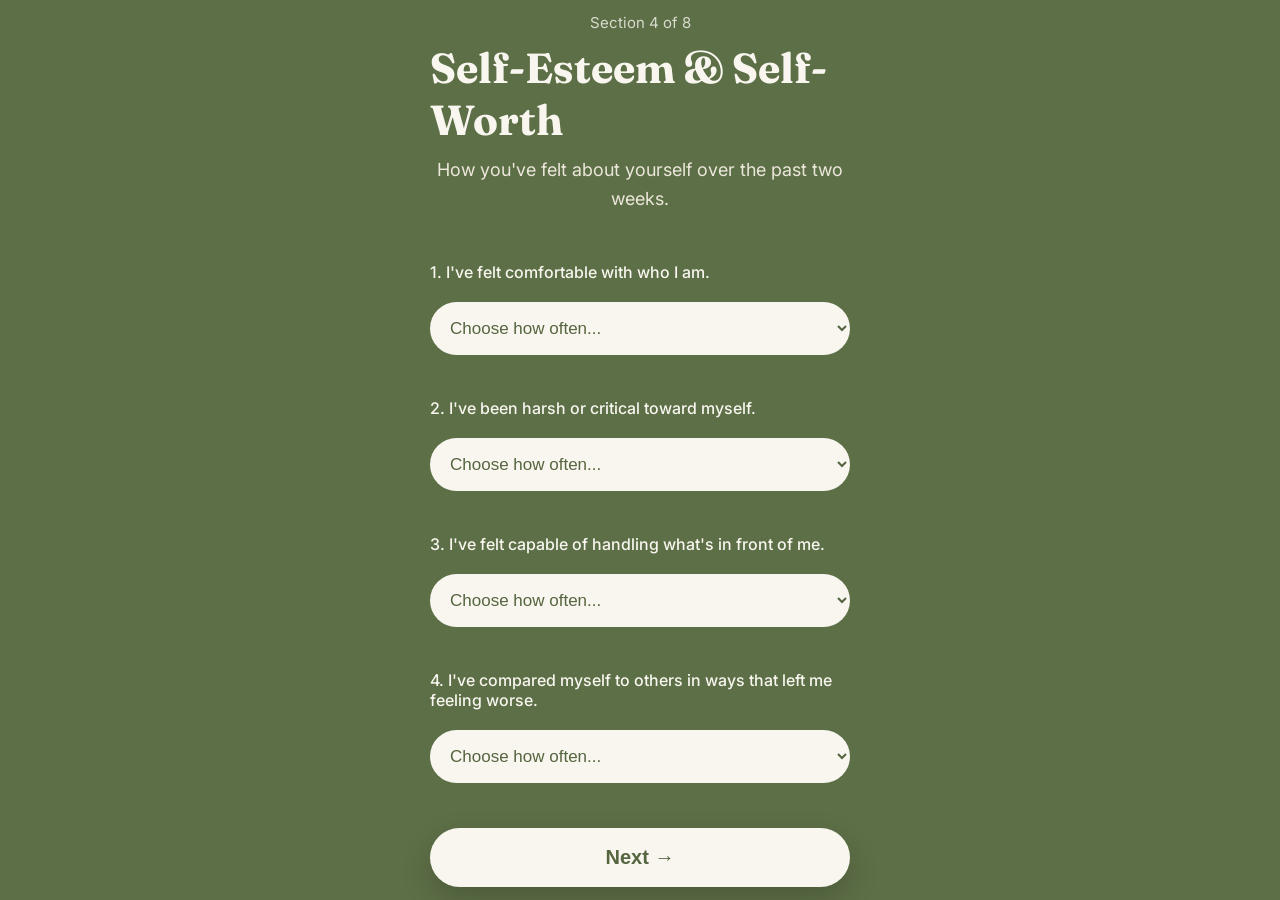
<file: selfesteem.html>
<!DOCTYPE html>
<html lang="en">

<head>
    <meta charset="UTF-8">
    <meta name="viewport" content="width=device-width, initial-scale=1.0">
    <title>MindBloom | Self-Esteem & Self-Worth</title>
    <link
        href="https://fonts.googleapis.com/css2?family=Fraunces:wght@500;600&family=Inter:wght@400;500;600&display=swap"
        rel="stylesheet">
    <link rel="stylesheet" href="style.css">
</head>

<body>
    <div class="form-container">
        <p class="section">Section 4 of 8</p>
        <h1>Self-Esteem & Self-Worth</h1>
        <p class="subtitle">How you've felt about yourself over the past two weeks.</p>

        <form onsubmit="event.preventDefault(); saveAnswers('self','purpose.html');">

            <label>1. I've felt comfortable with who I am.</label>
            <select required>
                <option value="">Choose how often...</option>
                <option value="0">Never</option>
                <option value="1">Rarely</option>
                <option value="2">Sometimes</option>
                <option value="3">Often</option>
                <option value="4">Always</option>
            </select>

            <label>2. I've been harsh or critical toward myself.</label>
            <select required>
                <option value="">Choose how often...</option>
                <option value="4">Never</option>
                <option value="3">Rarely</option>
                <option value="2">Sometimes</option>
                <option value="1">Often</option>
                <option value="0">Always</option>
            </select>

            <label>3. I've felt capable of handling what's in front of me.</label>
            <select required>
                <option value="">Choose how often...</option>
                <option value="0">Never</option>
                <option value="1">Rarely</option>
                <option value="2">Sometimes</option>
                <option value="3">Often</option>
                <option value="4">Always</option>
            </select>

            <label>4. I've compared myself to others in ways that left me feeling worse.</label>
            <select required>
                <option value="">Choose how often...</option>
                <option value="4">Never</option>
                <option value="3">Rarely</option>
                <option value="2">Sometimes</option>
                <option value="1">Often</option>
                <option value="0">Always</option>
            </select>

            <button type="submit" class="btn">Next →</button>
        </form>

        <script src="script.js"></script>
    </div>
</body>

</html>
</file>
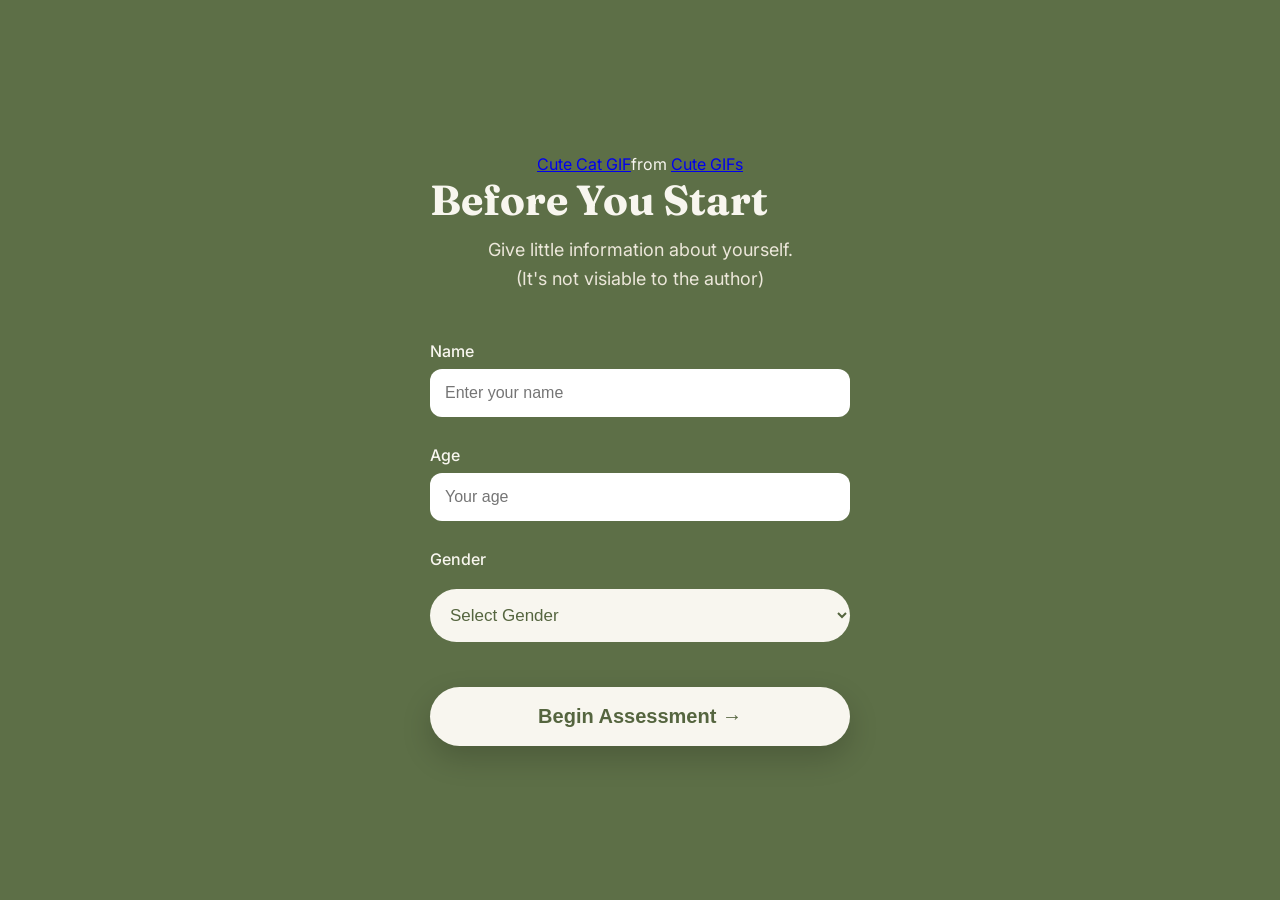
<file: userinfo.html>
<!DOCTYPE html>
<html lang="en">

<head>
    <meta charset="UTF-8">
    <meta name="viewport" content="width=device-width, initial-scale=1.0">
    <title>MindBloom | Begin</title>

    <link
        href="https://fonts.googleapis.com/css2?family=Fraunces:wght@500;600&family=Inter:wght@400;500;600&display=swap"
        rel="stylesheet">

    <link rel="stylesheet" href="style.css">
</head>

<body>

    <div class="form-container">
        <div class="tenor-gif-embed" data-postid="25375872" data-share-method="host" data-aspect-ratio="0.89375"
            data-width="40%"><a href="https://tenor.com/view/cute-cat-please-gif-25375872">Cute Cat GIF</a>from <a
                href="https://tenor.com/search/cute-gifs">Cute GIFs</a></div>
        <script type="text/javascript" async src="https://tenor.com/embed.js"></script>

        <h1>Before You Start</h1>

        <p class="subtitle">
            Give little information about yourself.<br>
            (It's not visiable to the author)
        </p>

        <form action="mood.html">

            <label>Name</label>
            <input type="text" placeholder="Enter your name" required>

            <label>Age</label>
            <input type="number" min="5" max="120" placeholder="Your age" required>

            <label>Gender</label>

            <select required>
                <option value="">Select Gender</option>
                <option>Female</option>
                <option>Male</option>
                <option>Non-binary</option>
                <option>Prefer not to say</option>
            </select>

            <button type="submit" class="btn">
                Begin Assessment →
            </button>

        </form>
        <script src="script.js"></script>
    </div>

</body>

</html>
</file>
<file: style.css>
* {
    margin: 0;
    padding: 0;
    box-sizing: border-box;
}

body {

    font-family: 'Inter', sans-serif;

    background: #5d6f47;

    display: flex;
    justify-content: center;
    align-items: center;

    min-height: 100vh;

    color: #f8f6ef;

}

.container {

    width: 90%;
    max-width: 420px;

    text-align: center;

}

.leaf {

    font-size: 65px;
    margin-bottom: 25px;

}

h3 {

    font-weight: 300;
    font-size: 28px;
    margin-bottom: 10px;

}

h1 {

    font-family: 'Fraunces', serif;
    font-size: 64px;
    margin-bottom: 20px;

}

.tagline {

    font-size: 22px;
    margin-bottom: 30px;
    opacity: .95;

}

.line {

    display: flex;
    align-items: center;
    justify-content: center;
    gap: 15px;

    margin-bottom: 30px;

}

.line span {

    width: 70px;
    height: 1px;
    background: #e8e3d8;

}

.desc {

    font-size: 17px;
    line-height: 1.8;

    color: #ece7da;

    margin-bottom: 45px;

}

.btn {

    display: inline-block;

    text-decoration: none;

    background: #f8f6ef;

    color: #55653f;

    padding: 18px 42px;

    border-radius: 50px;

    font-size: 20px;
    font-weight: 600;

    transition: .3s;

    box-shadow: 0 12px 30px rgba(0, 0, 0, .18);

}

.btn:hover {

    transform: translateY(-3px);

}

/* ---------- USER INFO PAGE ---------- */

.form-container {

    width: 90%;
    max-width: 420px;

    margin: auto;

    min-height: 100vh;

    display: flex;
    flex-direction: column;
    justify-content: center;

    color: #f8f6ef;

}

.form-container h1 {

    font-family: 'Fraunces', serif;
    font-size: 42px;

    margin-bottom: 10px;

}

.subtitle {

    font-size: 18px;

    color: #ece7da;

    margin-bottom: 35px;

}

label {

    display: block;

    margin-top: 18px;
    margin-bottom: 8px;

    font-size: 16px;
    font-weight: 500;

}

input,
select {

    width: 100%;

    padding: 15px;

    border: none;

    border-radius: 12px;

    font-size: 16px;

    margin-bottom: 10px;

    outline: none;

}

button {

    width: 100%;

    margin-top: 30px;

    border: none;

    cursor: pointer;

}

.section {
    text-align: center;
    font-size: 15px;
    opacity: .8;
    margin-bottom: 10px;
}

.subtitle {
    text-align: center;
    color: #ece7da;
    margin-bottom: 30px;
    line-height: 1.6;
}

.form-container select {
    margin-bottom: 25px;
}

.form-container .btn {
    width: 100%;
    margin-top: 20px;
}

.score-box {

    width: 180px;
    height: 180px;

    margin: 35px auto;

    border: 8px solid #f8f6ef;

    border-radius: 50%;

    display: flex;
    justify-content: center;
    align-items: center;

    box-shadow: 0 10px 30px rgba(0, 0, 0, .2);

}

.score-box h2 {

    font-family: 'Fraunces', serif;

    font-size: 55px;

}

#status {

    margin-top: 15px;
    font-size: 28px;

}

.choice-buttons {

    display: flex;

    justify-content: center;

    gap: 20px;

    margin-top: 25px;

    flex-wrap: wrap;

}

.choice-buttons .btn {

    min-width: 140px;

}

img {

    margin-bottom: 25px;

}

textarea {

    width: 100%;

    padding: 18px;

    border: none;

    border-radius: 18px;

    font-size: 17px;

    font-family: 'Inter', sans-serif;

    resize: none;

    margin-top: 12px;

    margin-bottom: 20px;

    background: #f8f6ef;

    color: #55653f;

}

select {

    width: 100%;

    padding: 16px;

    border: none;

    border-radius: 50px;

    margin-top: 12px;

    font-size: 17px;

    margin-bottom: 20px;

    background: #f8f6ef;

    color: #55653f;

}

.tenor-gif-embed {
    margin: 0 auto !important;
    /* Centers the GIF wrapper horizontally */
    display: block;
}

#gif-container {
    display: flex;
    justify-content: center;
    margin-bottom: 15px;
}

#gif-container iframe {
    mix-blend-mode: multiply;
    /* Removes white backgrounds around the GIF */
}
</file>
